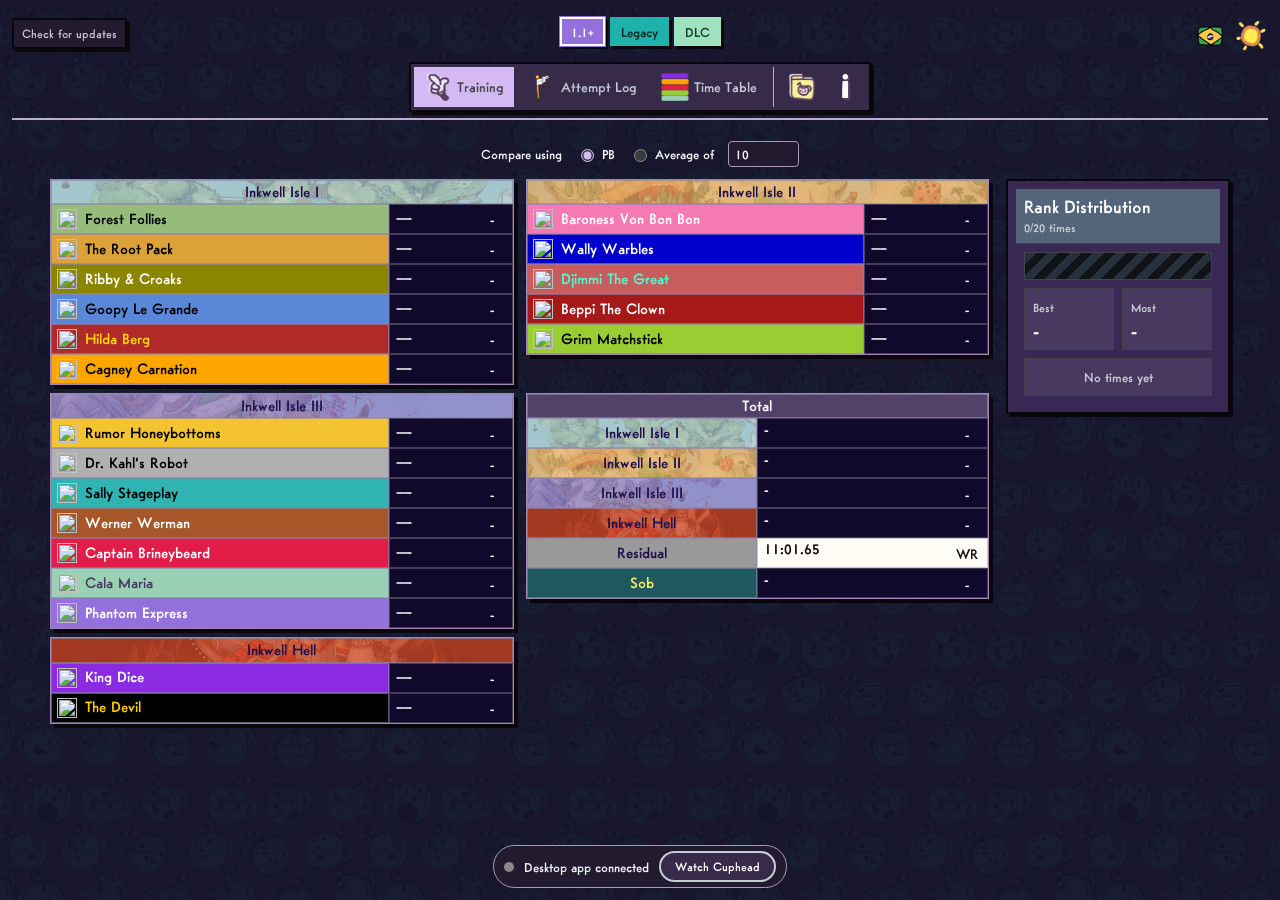
<file: Web/app-shell.html>
<!doctype html>
<html lang="en">
<head>
<meta charset="utf-8">
<meta name="viewport" content="width=device-width,initial-scale=1">
<title>Cuphead Training App</title>
<link rel="icon" type="image/png" href="assets/icons/app-logo-small.png">
<link rel="stylesheet" href="css/app-shell.css?v=1.4.0">
<link rel="stylesheet" href="css/app-ui.css?v=1.4.0">
<script src="js/appearance.js?v=1.4.0"></script>
</head>
<body><div id="pages">
<iframe id="training" title="Training" src="index.html?v=1.4.0"></iframe>
<iframe id="attempt-log" title="Attempt Log" data-src="autolog.html?v=1.4.0" hidden></iframe>
<iframe id="time-table" title="Time Table" data-src="index2.html?v=1.4.0" hidden></iframe>
<iframe id="info" title="Info" data-src="info.html?v=1.4.0" hidden></iframe>
<iframe id="backups" title="Backups" data-src="backups.html?v=1.4.0" hidden></iframe>
</div>
<script src="js/sound-effects.js?v=1.4.0"></script>
<script src="js/app-shell.js?v=1.4.0"></script>
</body></html>
</file>
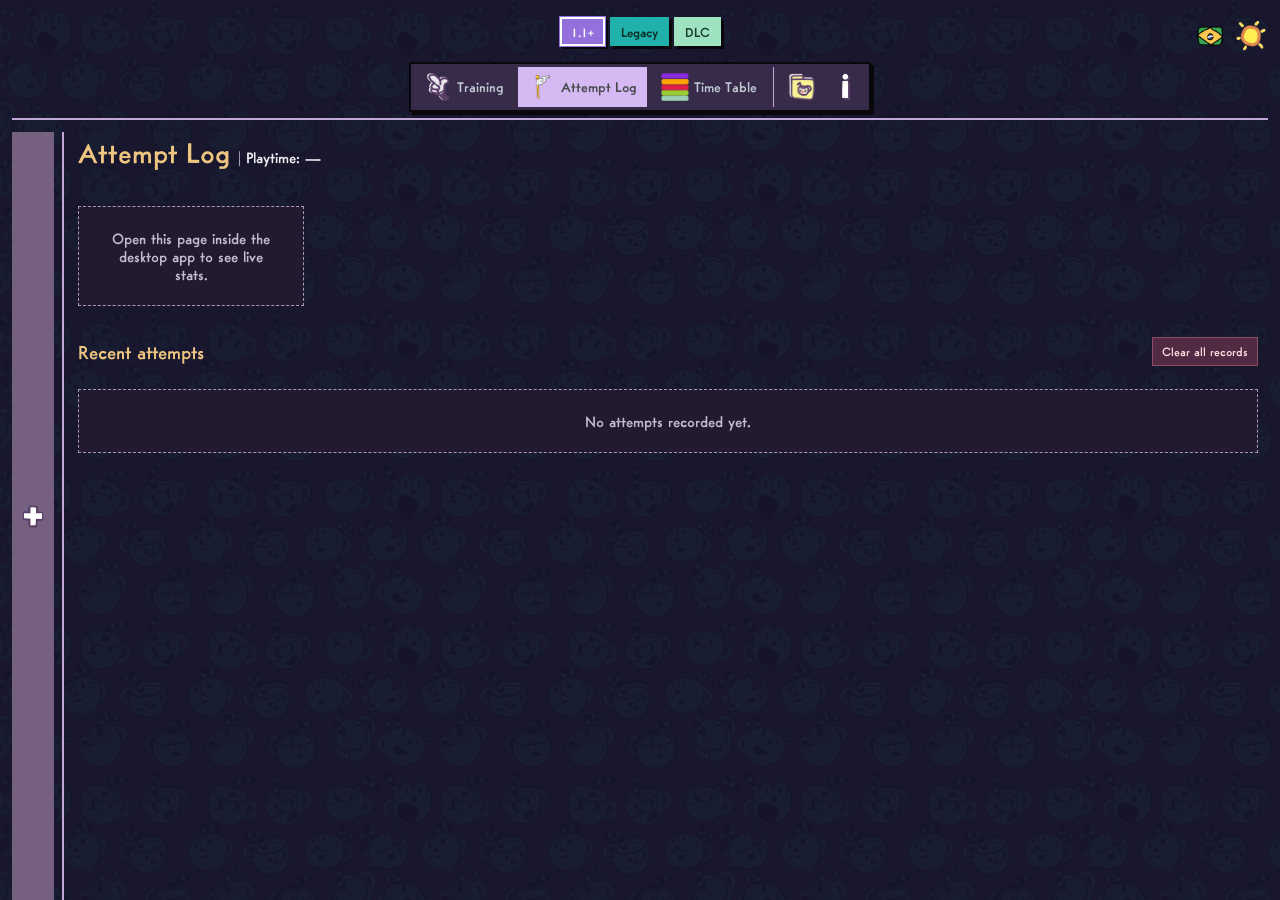
<file: Web/autolog.html>
<!DOCTYPE html>
<html lang="en">
<head>
    <meta charset="UTF-8">
    <meta name="viewport" content="width=device-width, initial-scale=1.0">
    <title>Cuphead Training App — Attempt Log</title>
<link rel="icon" type="image/png" href="assets/icons/app-logo-small.png">
    <link rel="stylesheet" href="style.css?v=1.4.0">
    <link rel="stylesheet" href="css/autolog.css?v=1.4.0">
    <link rel="stylesheet" href="css/boss-cards.css?v=1.4.0">
    <link rel="stylesheet" href="css/host-bridge.css?v=1.4.0">
<link rel="stylesheet" href="css/app-ui.css?v=1.4.0">
<script src="js/appearance.js?v=1.4.0"></script>
</head>
<body class="compact-mode" data-page="attempt-log">

<script src="js/page-header.js?v=1.4.0"></script>


<main class="attempt-log-page">
    <header class="attempt-log-heading">
        <div><h1><span data-i18n="autolog.title">Attempt Log</span> <span class="all-boss-playtime">| <span data-i18n="autolog.playtime">Playtime</span>: <span id="autolog-total-playtime">—</span></span></h1>
        </div>
    </header>
    <div class="autolog-view-tabs" role="group" data-i18n-aria-label="autolog.actions">
        <button id="back-all-bosses" type="button" data-i18n="autolog.back" hidden>← All bosses</button>
    </div>
    <div id="boss-log-workspace" class="boss-log-workspace">
    <div class="boss-log-content">
    <section id="autolog-list-view">
        <div id="autolog-summary" class="boss-stat-grid"></div>
        <div class="recent-attempt-heading"><h2 class="attempt-section-title" data-i18n="autolog.recent">Recent attempts</h2><button id="clear-all-attempts" class="clear-all-attempts" type="button" data-i18n="autolog.clear-all">Clear all records</button></div>
        <div id="autolog-recent" class="recent-attempt-list"></div>
        <button id="load-more-recent" class="recent-load-more" type="button" aria-controls="autolog-recent" data-i18n="autolog.load-more" hidden>Load more</button>
    </section>
    <section id="autolog-detail-view" class="boss-detail-view" hidden></section>
    <section id="overall-progress" class="history-card" hidden>
        <h2 data-i18n="autolog.overall-title">Overall progress</h2>
        <div id="overall-progress-chart"></div>
        <p class="section-note" data-i18n="autolog.overall-method">Each line starts at 0%. Changes are measured from that starting point on the scale of the boss’s average clear time.</p>
    </section>
    </div>
    <nav id="boss-log-sidebar" class="boss-detail-sidebar" data-i18n-aria-label="autolog.boss-list"></nav>
    </div>
</main>
<dialog id="delete-history-dialog" aria-labelledby="delete-history-title">
    <h2 id="delete-history-title" data-i18n="autolog.final-delete">Delete all history</h2>
    <button id="backup-before-clear" class="data-control-btn" type="button" data-i18n="autolog.backup-first">Export a backup first</button>
    <label class="delete-acknowledge"><input id="delete-history-acknowledge" type="checkbox"><span data-i18n="autolog.delete-acknowledge">I understand this removes every clear and death from all categories.</span></label>
    <div class="dialog-actions">
        <button id="cancel-clear" class="data-control-btn" type="button" data-i18n="ui.cancel">Cancel</button>
        <button id="confirm-clear" class="data-control-btn danger-button" type="button" disabled data-i18n="autolog.delete-permanently">Delete permanently</button>
    </div>
</dialog>

<script src="js/sound-effects.js?v=1.4.0"></script>
<script src="data.js?v=1.4.0"></script>
<script src="js/state.js?v=1.4.0"></script>
<script src="js/time.js?v=1.4.0"></script>
<script src="js/ranks.js?v=1.4.0"></script>
<script src="js/data-access.js?v=1.4.0"></script>
<script src="js/category.js?v=1.4.0"></script>
<script src="js/language.js?v=1.4.0"></script>
<script src="js/host-bridge.js?v=1.4.0"></script>
<script src="js/wr-times.js?v=1.4.0"></script>
<script src="js/overall-progress.js?v=1.4.0"></script>
<script src="js/boss-chart.js?v=1.4.0"></script>
<script src="js/boss-card-data.js?v=1.4.0"></script>
<script src="js/boss-cards.js?v=1.4.0"></script>
<script src="js/autolog.js?v=1.4.0"></script>
</body>
</html>
</file>
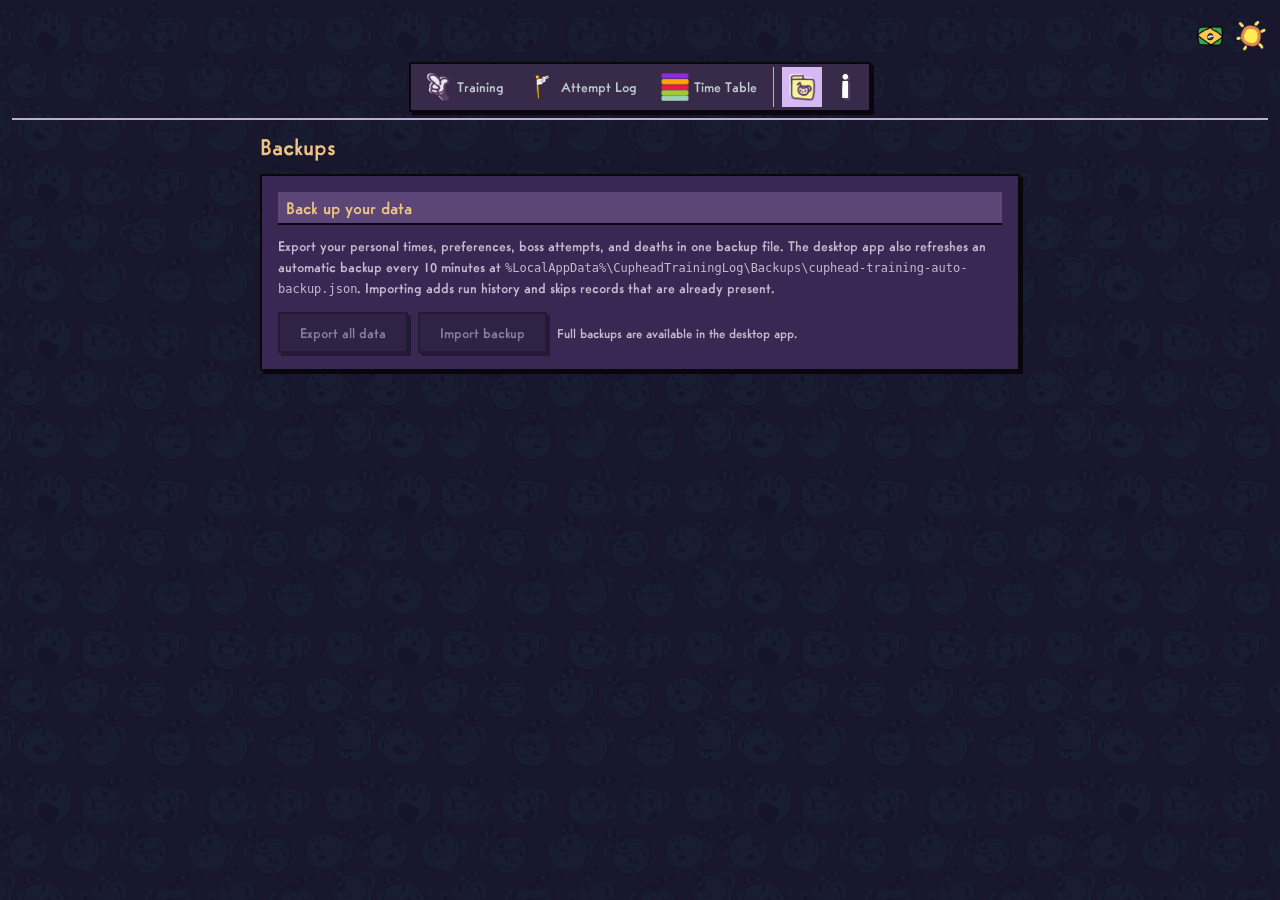
<file: Web/backups.html>
<!DOCTYPE html>
<html lang="en">
<head>
    <meta charset="UTF-8">
    <meta name="viewport" content="width=device-width, initial-scale=1.0">
    <title>Cuphead Training App — Backups</title>
<link rel="icon" type="image/png" href="assets/icons/app-logo-small.png">
    <link rel="stylesheet" href="style.css?v=1.4.0">
    <link rel="stylesheet" href="css/host-bridge.css?v=1.4.0">
<link rel="stylesheet" href="css/app-ui.css?v=1.4.0">
<script src="js/appearance.js?v=1.4.0"></script>
</head>
<body class="compact-mode" data-page="backups">

<script src="js/page-header.js?v=1.4.0"></script>

    <main class="backup-page">
        <h1 data-i18n="nav.backups">Backups</h1>
        <section class="backup-section">
            <h2 data-i18n-content="info.backup-title">Back up your data</h2>
            <p><span data-i18n-content="info.backup-description">Export your personal times, preferences, boss attempts, and deaths in one backup file. The desktop app also refreshes an automatic backup every 10 minutes at</span> <code>%LocalAppData%\CupheadTrainingLog\Backups\cuphead-training-auto-backup.json</code>. <span data-i18n-content="info.backup-description-end">Importing adds run history and skips records that are already present.</span></p>
            <div class="backup-controls">
                <button id="export-backup" class="data-control-btn" type="button" data-i18n="info.export-all">Export all data</button>
                <button id="import-backup" class="data-control-btn" type="button" data-i18n="info.import-backup">Import backup</button>
                <input id="backup-file" type="file" accept="application/json,.json" hidden>
                <span id="backup-status" role="status"></span>
            </div>
        </section>
    </main>
    <script src="js/sound-effects.js?v=1.4.0"></script>
    <script src="js/language.js?v=1.4.0"></script>
    <script src="js/host-bridge.js?v=1.4.0"></script>
    <script src="js/backup.js?v=1.4.0"></script>
</body>
</html>
</file>
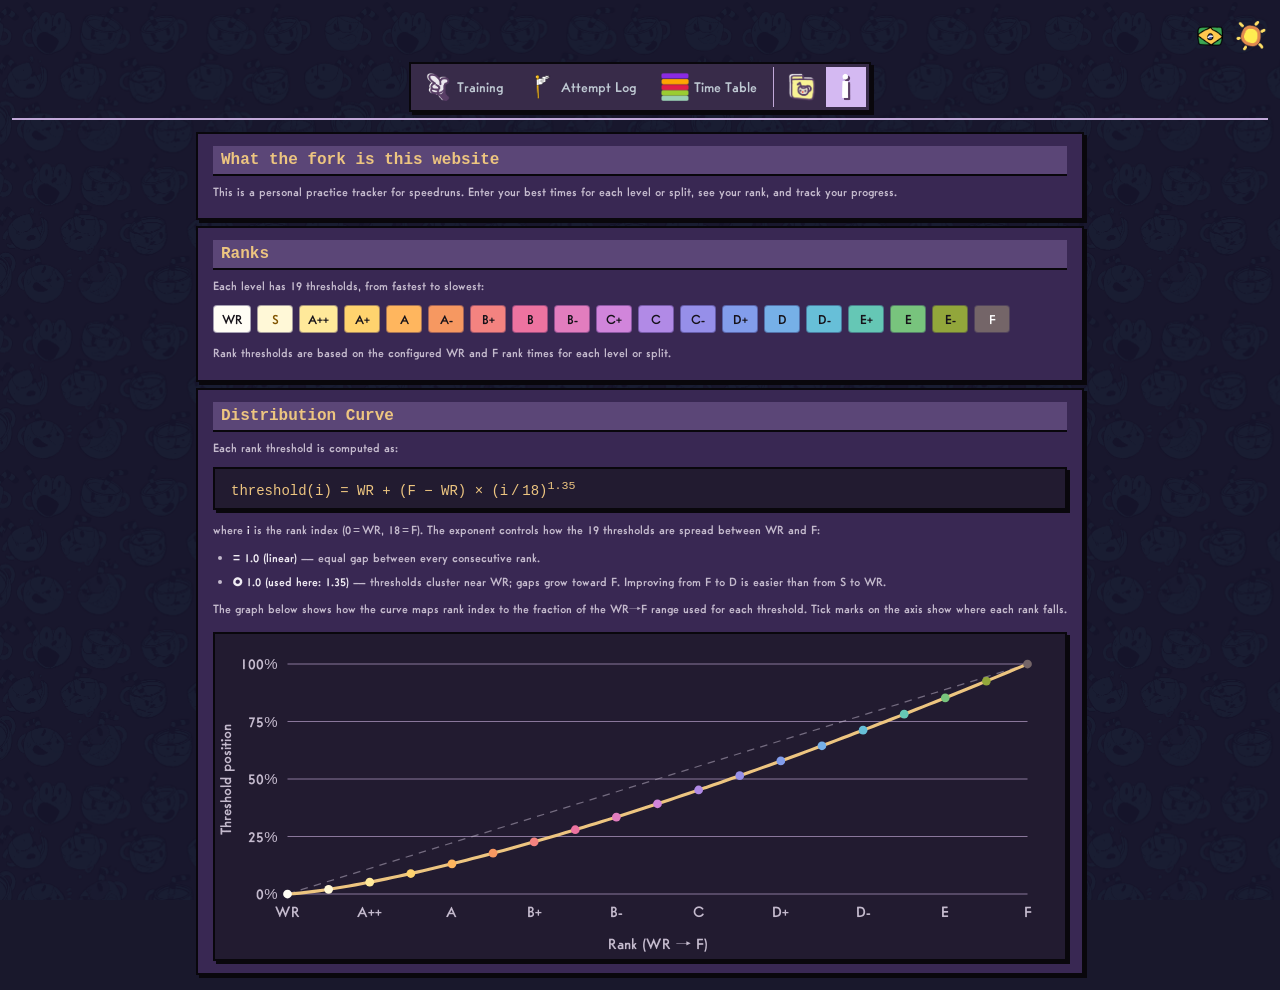
<file: Web/info.html>
<!DOCTYPE html>
<html lang="en">
<head>
    <meta charset="UTF-8">
    <meta name="viewport" content="width=device-width, initial-scale=1.0">
    <title>Cuphead Training App — Info</title>
<link rel="icon" type="image/png" href="assets/icons/app-logo-small.png">
    <link rel="stylesheet" href="style.css?v=1.4.0">
    <link rel="stylesheet" href="css/info.css?v=1.4.0">
    <link rel="stylesheet" href="css/host-bridge.css?v=1.4.0">
<link rel="stylesheet" href="css/app-ui.css?v=1.4.0">
<script src="js/appearance.js?v=1.4.0"></script>
</head>
<body class="compact-mode" data-page="info">

<script src="js/page-header.js?v=1.4.0"></script>

    <div class="info-page">


        <section class="info-section">

            <h2 data-i18n-content="info.what-title">What the fork is this website</h2>
            <p data-i18n-content="info.what-text">
                This is a personal practice tracker for speedruns. Enter your best times for each level or split, see your rank, and track your progress.
            </p>
        </section>

        <section class="info-section">
            <h2 data-i18n-content="info.ranks-title">Ranks</h2>
            <p data-i18n-content="info.ranks-intro">Each level has 19 thresholds, from fastest to slowest:</p>
            <div class="info-ranks"></div>
            <p data-i18n-content="info.ranks-text">
                The rank thresholds are based on the current WR for each IL and made-up F rank times.
            </p>
        </section>

        <section class="info-section">
            <h2 data-i18n-content="info.distribution-title">Distribution Curve</h2>
            <p data-i18n-content="info.distribution-text">
                Each rank threshold is computed as:
            </p>
            <div class="info-formula">
                threshold(i) = WR + (F &minus; WR) &times; (i&thinsp;/&thinsp;18)<sup>1.35</sup>
            </div>
            <p>
                <span data-i18n-content="info.distribution.explain-i">where <strong>i</strong> is the rank index (0&thinsp;=&thinsp;WR, 18&thinsp;=&thinsp;F).
                The exponent controls how the 19 thresholds are spread between WR and F:</span>
            </p>
            <ul>
                <li data-i18n-content="info.distribution.linear-desc"><strong>= 1.0 (linear)</strong> — equal gap between every consecutive rank.</li>
                <li data-i18n-content="info.distribution.power-desc"><strong>&gt; 1.0 (used here: 1.35)</strong> — thresholds cluster near WR; gaps grow toward F. Improving from F to D is easier than from S to WR.</li>
            </ul>
            <p data-i18n-content="info.distribution.graph-desc">The graph below shows how the curve maps rank index to the fraction of the WR&rarr;F range used for each threshold. Tick marks on the axis show where each rank falls.</p>
            <div class="info-graph-wrap">
                <svg id="curve-graph" viewBox="0 0 680 260" role="img" aria-label="Rank distribution curve"></svg>
            </div>
        </section>

    </div>

    <script src="js/sound-effects.js?v=1.4.0"></script>
    <script src="js/language.js?v=1.4.0"></script>
    <script src="data.js?v=1.4.0"></script>
    <script src="js/info-graph.js?v=1.4.0"></script>
    <script src="js/host-bridge.js?v=1.4.0"></script>

</body>
</html>
</file>
<file: Web/css/app-shell.css>
html,body{width:100%;height:100%;margin:0;overflow:hidden;background:var(--canvas,#19182c)}
#pages{position:relative;width:100%;height:100%;overflow:hidden}
#pages:before{--tile-width:360px;--tile-height:463px;content:"";position:absolute;inset:calc(-1 * var(--tile-height)) 0 0 calc(-1 * var(--tile-width));background:url(../assets/backgrounds/cuphead-pattern.png) repeat;background-size:var(--tile-width) var(--tile-height);opacity:var(--pattern-opacity,.38);}


iframe{position:absolute;inset:0;width:100%;height:100%;border:0}
iframe[hidden]{display:none}
</file>
<file: Web/css/app-ui.css>
@font-face{font-family:"Cuphead Vogue";src:url(../assets/fonts/cuphead-vogue-bold.ttf) format("truetype");font-weight:400 700;font-style:normal;font-display:swap}
:root{color-scheme:dark;--ui-font:"Cuphead Vogue","Segoe UI",sans-serif;--canvas:#19182c;--text:#f0ecf3;--text-muted:#c4bacd;--heading:#edc580;--danger:#ffb6c4;--panel-bg:#392853;--panel-bg-deep:#221b30;--panel-border:#ac96bf;--panel-accent:#5b4677;--panel-accent-soft:#382b49;--panel-selection:#d4b9f2;--pattern-opacity:.38;--separator:#c1a8d8;--death-line:#bb7b85;--frame-ink:#09070c;--frame-shadow:#09070c}
:root[data-mode=light]{color-scheme:light;--canvas:#d8e4ef;--text:#302746;--text-muted:#59516e;--heading:#5936b8;--danger:#a52c47;--panel-bg:#f4f7fc;--panel-bg-deep:#dce7f2;--panel-border:#8c7b9e;--panel-accent:#dfca87;--panel-accent-soft:#e7e0f2;--panel-selection:#e5d9b4;--pattern-opacity:.055;--separator:#88719e;--death-line:#aa5465;--frame-ink:#665579;--frame-shadow:#256c67}
body{background-color:var(--canvas);color:var(--text);font-family:var(--ui-font);font-size:15px;font-synthesis:none;text-rendering:optimizeLegibility}
button,input,select,textarea{font-family:var(--ui-font)}
.app-header{position:relative;display:grid;grid-template-columns:minmax(0,1fr) auto minmax(0,1fr);grid-template-rows:36px auto;align-items:center;gap:8px 12px;width:100%;margin:0 0 12px;padding:6px 0;border-bottom:2px solid var(--separator);z-index:100}
.app-header .category-tabs{grid-column:2;grid-row:1;margin:0}
.app-header .page-tabs{grid-column:2;grid-row:2;margin:0}
.header-update{grid-column:1;grid-row:1;justify-self:start;align-self:start;padding:6px 8px;border:1px solid var(--panel-border);border-radius:3px;background:var(--panel-bg-deep);color:var(--text-muted);font:inherit;font-size:12px;cursor:pointer}
.header-update:hover{color:#fff;border-color:var(--panel-selection)}
.header-update[hidden]{display:none}
.header-preferences{grid-column:3;grid-row:1;justify-self:end;display:flex;align-items:center;gap:5px}
.lang-toggle-btn-inline{display:grid;place-items:center;border:0;padding:2px;background:transparent;cursor:pointer}
.lang-toggle-btn-inline img{width:34px;height:28px;object-fit:contain;transition:transform .12s ease}
.lang-toggle-btn-inline:hover img,.lang-toggle-btn-inline:focus-visible img{transform:scale(1.12)}
.lang-toggle-btn-inline:focus-visible{outline:1px dotted var(--panel-selection);outline-offset:3px}
.mode-toggle-btn{display:grid;place-items:center;padding:2px;border:0;background:none;cursor:pointer}
.mode-toggle-btn img{width:30px;height:30px;object-fit:contain}
.mode-toggle-btn:focus-visible{outline:1px dotted var(--separator)}
.category-tab[data-category-id="1-1"]{--category-color:#9370db;--category-ink:#fff}
.category-tab[data-category-id=DLC]{--category-color:#9fe2bf;--category-ink:#173c30}
.category-tab[data-category-id=legacy]{--category-color:#20b2aa;--category-ink:#092e2b}
.category-tab[data-category-id]{background:var(--category-color);color:var(--category-ink);border:2px solid transparent}
.category-tab[data-category-id].is-active{opacity:1;border-color:var(--category-ink);outline:1px solid var(--category-color)}
.category-tab[data-category-id]:hover{opacity:1}
.page-tabs a.icon-reveal .icon-caption{font-family:var(--ui-font)}
@media(min-width:1120px){.page-tabs .nav-icon-group:first-child .icon-caption{position:static;display:block;margin-left:5px;padding:0;border:0;background:none;color:inherit;opacity:1;visibility:visible;transform:none;white-space:nowrap;max-width:none;font-size:14px}.page-tabs .nav-icon-group:first-child a.icon-reveal{padding:6px 10px}}
.backup-page{width:min(760px,100%);margin:0 auto;display:grid;gap:14px}
.backup-page h1{margin:0;font-size:23px;color:var(--heading)}
.backup-section{padding:16px}
.backup-section h2{margin:0 0 10px;font-size:17px}
.backup-section p{margin:6px 0;color:var(--text-muted);font-size:14px;line-height:1.5}
.backup-section code{overflow-wrap:anywhere;font-size:12px}
.backup-controls{display:flex;align-items:center;flex-wrap:wrap;gap:10px;margin-top:14px}
.backup-controls .data-control-btn{margin:0}
#backup-status{color:var(--text-muted);font-size:13px}
body.compact-mode .attempt-log-page{width:min(1180px,calc(100% - 66px));margin:0 auto 48px 66px}
.recent-attempt-heading{display:flex;flex-wrap:wrap;align-items:center;justify-content:space-between;gap:8px;margin:16px 0 8px}
body.compact-mode .recent-attempt-heading h2{margin:0}
.clear-all-attempts{padding:6px 9px;border-radius:3px;font-size:12px}
.autolog-view-tabs:has(#back-all-bosses[hidden]){display:none}
.history-chart text,.overall-chart text{font-family:var(--ui-font)}
.combined-chart-legend span:last-child,.time-history-card .combined-chart-legend span:last-child{color:var(--death-line)}
#delete-history-dialog{max-width:min(420px,calc(100vw - 32px));padding:20px;background:var(--panel-bg-deep);color:var(--text);border:2px solid var(--panel-border);border-radius:4px;font-family:var(--ui-font)}
#delete-history-dialog::backdrop{background:#0009}
#delete-history-dialog h2{margin:0 0 16px;color:var(--danger);font-size:22px}
.delete-acknowledge{display:flex;align-items:start;gap:8px;margin:18px 0;font-size:14px;line-height:1.4}
.dialog-actions{display:flex;justify-content:flex-end;gap:8px}
.danger-button{color:var(--danger);border-color:var(--danger)}
.data-control-btn:disabled{opacity:.4;cursor:default}
:is(.page-tabs,.category-tab,.category-sub-option,.data-control-btn,.rank-chart,.backup-section,.info-section,.info-formula,.info-graph-wrap,.header-update){border:2px solid var(--frame-ink);border-radius:0;box-shadow:3px 3px 0 var(--frame-shadow)}
:is(.backup-section,.info-section){background:var(--panel-bg)}
:is(.time-chart-heading,.backup-section h2,.info-section h2){padding:5px 8px;background:var(--panel-accent);color:var(--heading);border-bottom:2px solid var(--frame-ink)}
.page-tabs a,.page-tabs .info-nav-btn.icon-reveal{border-radius:0}
body[data-page=attempt-log] *,body[data-page=attempt-log] *::before,body[data-page=attempt-log] *::after{border-radius:0!important}
body[data-page=attempt-log] :is(.boss-detail-view,#overall-progress,.recent-attempt-card){border:2px solid var(--frame-ink);box-shadow:4px 4px 0 var(--frame-shadow)}
body[data-page=attempt-log] :is(.history-card,.improvement-cards>div){border:1px solid var(--frame-ink);box-shadow:2px 2px 0 var(--frame-shadow)}
body[data-page=attempt-log] .host-watcher-dock{border-color:#09070c;box-shadow:3px 3px 0 var(--frame-shadow)}
.category-sub-option[data-sub-option-id=lobber]{background:#9364d5;border:2px solid transparent}
.category-sub-option[data-sub-option-id=charge]{background:#f4cb53;border:2px solid transparent}
.category-sub-option[data-sub-option-id].is-active{border-color:var(--text);outline:1px solid var(--separator)}
.nav-icon-group+.nav-icon-group,.boss-detail-main .boss-detail-heading,.boss-detail-sidebar{border-color:var(--separator)}
table{box-shadow:4px 4px 0 var(--frame-shadow)}
.scroll-wrapper{padding-right:6px}
.training-board>.scroll-wrapper{padding:0 7px 8px 0;overflow:visible}
body.compact-mode .scroll-wrapper{padding-bottom:8px}
body[data-page=time-table] .scroll-wrapper{border-right:2px solid var(--separator);border-bottom:2px solid var(--separator);box-shadow:4px 4px 0 var(--frame-shadow)}
.boss-progress-layout{display:grid;grid-template-columns:minmax(0,1fr) 190px;align-items:start;gap:10px;margin-top:10px}
body.compact-mode .boss-detail-main .boss-statistics .improvement-cards{grid-template-columns:1fr;margin:0;gap:7px}
.boss-statistics .improvement-cards>div{background:var(--panel-bg-deep)}
.boss-statistics .improvement-cards span{font-size:12px;color:var(--text-muted)}
.boss-statistics .improvement-cards strong{font-size:16px}
.boss-statistics .boss-averages h3{margin:0 0 5px;font-size:14px}
.boss-statistics .boss-averages-table{width:100%;min-width:0;table-layout:auto;border-collapse:collapse;border:0;box-shadow:none;background:transparent}
.boss-statistics .boss-averages-table :is(th,td){position:static;width:auto;min-width:0;max-width:none;padding:3px 2px;border:0;background:transparent;font-size:14px;line-height:1.3;text-align:center}
.boss-statistics .boss-averages-table thead th{font-size:11px;color:var(--text-muted);font-weight:400}
.boss-statistics .boss-averages-table .average-rank-time{display:block;padding:3px 5px;background:var(--average-bg);color:var(--average-text);font-size:16px;font-variant-numeric:tabular-nums;white-space:nowrap;text-align:center}
body[data-page=attempt-log] .boss-statistics .playtime-summary{border-left:3px solid #8baeea;background:color-mix(in srgb,#586db9 17%,var(--panel-bg-deep))}
body[data-page=attempt-log] .boss-statistics .best-clear-summary{border-left:3px solid #dcb254;background:color-mix(in srgb,#dcb254 12%,var(--panel-bg-deep))}
.boss-statistics .playtime-summary strong{color:#bfd7ff}
.boss-statistics .best-clear-summary strong{color:#f4d48c}
html[data-mode=light] .boss-statistics .playtime-summary strong{color:#385f9e}
html[data-mode=light] .boss-statistics .best-clear-summary strong{color:#855719}
body.compact-mode .boss-detail-main .time-history-chart{height:270px}
.death-rate-line{fill:none;stroke:var(--death-line);stroke-width:2.2;stroke-dasharray:7 4;opacity:1;vector-effect:non-scaling-stroke;pointer-events:none}
.history-chart .attempt-dot{opacity:.23;stroke:none;pointer-events:none}
.time-history-card .history-chart .time-axis-mark line{stroke:var(--panel-border);opacity:.3}
.overall-chart polyline{stroke-width:2.8}
.overall-boss-lines .is-unselected{opacity:.08!important}
.overall-boss-key[aria-pressed=true]{outline:2px solid var(--separator);outline-offset:2px}
html[data-mode=light] :is(.host-watcher-text,.host-watcher-btn){color:var(--text)}
html[data-mode=light] :is(.average-slider-label output,.time-history-card .average-slider-label output){color:var(--heading)}
html[data-mode=light] :is(.icon-caption,.chart-hover-tooltip,.time-history-card .chart-hover-tooltip,.time-input,.time-input-wrapper){background:var(--panel-bg-deep);color:var(--text)}
html[data-mode=light] .training-board .time-input-wrapper{background:transparent!important}
html[data-mode=light] .rank-chart,html[data-mode=light] .header-update,html[data-mode=light] .page-tabs a,html[data-mode=light] .data-control-btn{color:var(--text)}
html[data-mode=light] .time-history-card .chart-zoom{color:var(--text-muted);background:var(--panel-bg-deep);border-color:var(--panel-border)}
/* Pale blue frames, purple ink, gold title strips and solid teal shadows. */
html[data-mode=light] :is(.page-tabs a:hover,.header-update:hover,.data-control-btn:hover){background:var(--panel-accent-soft);color:var(--heading)}
html[data-mode=light] :is(.page-tabs a.active,.page-tabs .info-nav-btn.active-info,.detail-tabs button.is-active){background:var(--panel-selection);color:var(--heading)}
html[data-mode=light] :is(.rank-chart-header,thead th,thead th.island,thead th.boss){background:var(--panel-accent);color:var(--heading)}
html[data-mode=light] .overall-chart .overall-zero-reference text{fill:var(--heading)}
html[data-mode=light] .boss-detail-sidebar{background:var(--panel-bg-deep);box-shadow:3px 0 0 var(--frame-shadow)}
html[data-mode=light] .boss-stat-card{box-shadow:3px 3px 0 var(--frame-shadow)}
html[data-mode=light] .rank-chart-empty-segment{background:repeating-linear-gradient(135deg,#dce7f2,#dce7f2 8px,#c6d4e2 8px,#c6d4e2 16px)}
html[data-mode=light] :is(.training-comparison,.boss-averages-table tbody th,.rank-chart-header span,.rank-chart-stats span,.rank-chart-empty){color:var(--text-muted)}
html[data-mode=light] :is(td:has(.personal-rank-empty),.personal-rank-empty){background:var(--panel-bg-deep)!important;color:var(--text-muted)!important}
html[data-mode=light] td:has(.personal-rank-empty) .auto-time-display{color:var(--text-muted)}
@media(max-width:850px){.boss-progress-layout{grid-template-columns:minmax(0,1fr)}body.compact-mode .boss-detail-main .boss-statistics .improvement-cards{grid-template-columns:repeat(2,minmax(0,1fr))}.boss-statistics .boss-averages{grid-column:1/-1}}
@media(max-width:600px){.app-header{grid-template-columns:minmax(0,1fr) auto minmax(0,1fr);gap:8px 4px}.header-update{max-width:105px;font-size:10px;padding:4px}.page-tabs .nav-artwork{width:24px;height:24px}.nav-icon-group{gap:1px}.nav-icon-group+.nav-icon-group{padding-left:3px;margin-left:1px}}
</file>
<file: Web/style.css>
:root{--table-border:hsl(273 24% 62%);--table-grid:hsl(253 20% 60% / 65%);--table-divider:hsl(283 25% 40%)}
*{box-sizing:border-box}
html{min-height:100%}
body{min-height:100%;margin:0;padding:20px;color:#fff;font-family:var(--ui-font);position:relative;background-color:#19182c}
html.app-shell-page body{background:transparent}
body[data-game=cuphead] *{font-weight:700}
.page-tabs{display:inline-flex;background:var(--panel-accent-soft);padding:4px;gap:4px;margin-top:10px}
.page-tabs a{color:#bec8d2;font-size:18px;font-weight:700;text-decoration:none;padding:8px 18px;}
.page-tabs a:hover{background:#ffffff14;color:#fff}
.page-tabs a.active{background:var(--panel-selection);color:#45494d;pointer-events:none}
.page-tabs a.active:hover{color:#45494d}
.category-tabs{display:flex;flex-wrap:wrap;justify-content:center;gap:8px;margin:0 0 16px}
.category-tab{min-height:34px;border:1px solid #414549;padding:6px 14px;background:var(--panel-bg-deep);color:#fff;font:inherit;font-size:15px;font-weight:800;cursor:pointer}
.category-tab:hover,.category-tab:focus-visible{background:#383b3e}
.category-tab.is-active{background:var(--panel-selection);color:#414549}
.category-icon{width:20px;height:20px;object-fit:contain;vertical-align:middle;margin-right:6px}
.category-tab-group{display:flex;align-items:center;gap:8px}
.category-sub-options{display:flex;gap:4px}
.category-sub-option{min-width:32px;min-height:32px;border:1px solid #414549;padding:4px;background:var(--panel-bg-deep);cursor:pointer}
.category-sub-option:hover,.category-sub-option:focus-visible{background:#383b3e}
.category-sub-option.is-active{background:var(--panel-selection);border-color:var(--panel-selection)}
.category-sub-option .category-icon{margin-right:0}
.data-control-btn{padding:10px 20px;background:var(--panel-bg-deep);border:1px solid #414549;color:#fff;font-size:14px;font-weight:500;cursor:pointer;}
.data-control-btn:hover{background:#383b3e;border-color:#4a5562}
.data-control-btn:active{transform:translateY(1px)}
.board-layout{display:flex;align-items:flex-start;gap:18px;width:100%}
.scroll-wrapper{flex:1 1 auto;min-width:0;overflow-x:auto;border-radius:12px;overflow-y:visible;padding-bottom:8px}
body[data-page=personal-times] .scroll-wrapper{display:flex;align-items:flex-start;gap:18px}
body[data-page=time-table] .scroll-wrapper{display:block}
.reference-table{width:100%;min-width:1000px;font-variant-numeric:tabular-nums}
.reference-isle{width:var(--reference-isle-width)}
.reference-boss{width:var(--reference-boss-width)}
.reference-total-label{width:calc(var(--reference-isle-width) + var(--reference-boss-width))}
.reference-table :is(.island,.boss,.rank-col){width:auto;min-width:0;max-width:none}
.reference-table .boss{left:var(--reference-isle-width)}
.reference-table .island{white-space:normal}
body.compact-mode .reference-table :is(th,td){padding:1px 2px;font-size:13px}
.reference-table :is(.rank-col,td:not(.island,.boss)){letter-spacing:-.04em}
.reference-table .boss-content{gap:4px}
.reference-table .boss-icon{width:13px;height:13px}
@media(max-height:650px){
body.compact-mode:is([data-page=personal-times],[data-page=time-table]) .category-tabs{margin-bottom:5px}
body.compact-mode .reference-table :is(th,td){padding-block:0}}
.training-board.board-layout{display:grid;grid-template-columns:minmax(0,1fr) clamp(184px,20vw,224px);width:min(100%,1180px);margin-inline:auto}
body[data-page=personal-times] .training-board>.scroll-wrapper{display:grid;grid-template-columns:repeat(2,minmax(0,1fr));align-items:start;gap:8px 12px}
.training-board #table{display:contents}
.training-isle-group{display:grid;gap:8px;min-width:0}
.training-board :is(.training-isle,.personal-totals-table){width:100%}
.training-board :is(.training-isle th,.training-isle .boss,.personal-totals-table .island){position:static;width:auto;min-width:0}
.training-board :is(.training-time-width,.personal-time-col){width:clamp(104px,10.5vw,124px)}
body.compact-mode .training-board :is(th,td){padding:3px 5px;font-size:clamp(14px,1.15vw,16px)}
.training-board :is(.boss span,.personal-totals-table .island){white-space:normal;overflow:visible}
.training-board .boss-icon{flex:none;width:clamp(17px,2.8vh,20px);height:clamp(17px,2.8vh,20px)}
.training-board .time-input-wrapper{justify-content:space-between;align-items:stretch;gap:4px;min-height:28px;height:100%;padding:3px 6px;background:transparent!important;font-size:clamp(14px,1.2vw,16px);font-variant-numeric:tabular-nums}
.training-board .time-rank-display{min-width:28px;height:auto;align-self:stretch;padding:0 3px;font-size:14px}
.training-board>.rank-chart-column{min-width:0;gap:6px}
.training-board>.rank-chart-column .rank-chart{position:static}
body.compact-mode .training-board .rank-chart-pie{width:136px;height:136px;max-width:100%}
@media(max-width:640px){
.training-board.board-layout{grid-template-columns:minmax(0,1fr)}}
@media(max-width:460px){
body[data-page=personal-times] .training-board>.scroll-wrapper{grid-template-columns:minmax(0,1fr)}}
body[data-page=personal-times] #table{margin-bottom:0;flex:0 0 auto}
body[data-page=time-table] #table{margin-bottom:8px}
body[data-page=personal-times] #totals{flex:0 0 auto}
.placeholder-table{width:max-content;min-width:420px;border:1px solid #414549;background:#101419f5}
.placeholder-table h2{margin:0;padding:14px 14px 4px;font-size:20px}
.placeholder-table p{margin:0;padding:0 14px 14px;color:#c5ccd5;font-size:14px;font-weight:700}
.placeholder-table table{width:100%}
table{width:max-content;border-collapse:separate;border-spacing:0;table-layout:fixed;border-radius:12px;overflow:hidden;}
th,td{border:1px solid rgba(51,59,70,.4);padding:2px 10px;color:inherit;font-size:15px;font-weight:700;line-height:1.1;text-align:center;white-space:nowrap}
th{position:sticky;top:0;z-index:30;background:#524268;color:#fff;font-weight:800}
.island{position:sticky;left:0;z-index:25;min-width:90px;width:90px;background-color:#101419}
.boss{position:sticky;left:90px;z-index:22;min-width:220px;width:220px;background-color:#101419}
thead th.island,thead th.boss{z-index:35;background:#524268}
thead th.boss{z-index:34}
.boss-content{display:flex;align-items:center;gap:8px;min-width:0}
.boss-icon{width:22px;height:22px;object-fit:contain;flex:0 0 auto}
.boss span{overflow:hidden;text-overflow:ellipsis;white-space:nowrap}
.rank-col{min-width:90px;width:90px;max-width:90px}
.personal-time-col{min-width:140px;width:140px;background:transparent}
th.personal-time-col{background:transparent}
.time-input-wrapper{display:flex;align-items:center;justify-content:center;gap:4px;padding:1px 4px;border-radius:4px;background:#242629!important;width:100%;max-width:100%;box-sizing:border-box}
.time-input{flex:1 1 92px;width:92px;max-width:92px;height:24px;border:1px solid #556579;margin:0;background:transparent;color:inherit;font:inherit;font-size:12px;line-height:1;text-align:center;outline:none;padding:0 3px;border-radius:6px}
.time-input::placeholder{color:#8795a3}
.time-input:focus{border-color:#e0b965;}
.time-rank-display{display:inline-flex;align-items:center;justify-content:center;min-width:56px;height:28px;padding:0 10px;border-radius:4px;font-size:12px;font-weight:600;text-transform:uppercase;white-space:nowrap}
.personal-rank-empty{background:#101419;color:#fff}
.rank-chart-column{display:flex;flex-direction:column;flex:0 0 300px;gap:12px}
.rank-chart{position:sticky;top:20px;flex:0 0 auto;max-height:calc(100vh - 40px);overflow-y:auto;border:1px solid var(--panel-border);background:var(--panel-bg);color:#fff}
.rank-chart-pie-shell{background:transparent;border-radius:12px;padding:14px 0}
.rank-chart-pie-shell:empty{display:none}
.rank-chart:empty{display:none}
.rank-chart-header{display:flex;align-items:flex-start;justify-content:space-between;gap:12px;padding:14px;border-bottom:1px solid #414549;background:#556579}
.rank-chart-header h2{margin:0;font-size:18px;line-height:1.1}
.rank-chart-header span,.rank-chart-stats span{display:block;margin-top:3px;color:#c5ccd5;font-size:12px}
.rank-chart-stack{display:flex;height:28px;margin:14px;overflow:hidden;border:1px solid #414549;background:#101419}
.rank-chart-segment{display:block;min-width:4px;height:100%}
.rank-chart-empty-segment{width:100%;background:repeating-linear-gradient(135deg,#27313d,#27313d 8px,#101419 8px 16px)}
.rank-chart-pie{aspect-ratio:1;margin:0 auto;border:2px solid rgba(255,255,255,.18);background:transparent}
.rank-chart-stats{display:grid;grid-template-columns:1fr 1fr;gap:8px;padding:0 14px 14px}
.rank-chart-stats div{border:1px solid #414549;background:#ffffff14;padding:8px}
.rank-chart-stats strong{display:block;margin-top:2px;font-size:20px}
.rank-chart-list{display:grid;gap:8px;padding:0 14px 14px}
.rank-chart-row{display:grid;grid-template-columns:44px minmax(80px,1fr) 28px;align-items:center;gap:8px}
.rank-chart-badge{display:inline-flex;align-items:center;justify-content:center;min-height:26px;border:1px solid #414549;font-size:13px}
.rank-chart-track{height:12px;overflow:hidden;border:1px solid #414549;background:#ffffff1f}
.rank-chart-track span{display:block;height:100%}
.rank-chart-count{text-align:right;font-size:13px}
.rank-chart-empty{padding:10px;border:1px solid #414549;background:#ffffff14;color:#c5ccd5;text-align:center;font-size:13px}
.rank-chart-pie-wrapper{position:relative;display:flex;justify-content:center;align-items:center;width:100%;padding:30px;min-height:280px}
.rank-chart-pie{width:200px;height:200px;border-radius:50%;position:relative;}
.rank-chart-tooltip{position:fixed;pointer-events:none;z-index:9999;padding:6px 10px;border-radius:8px;background:#14141ebf;border:1px solid rgba(255,255,255,.15);color:#fff;font-size:13px;font-weight:600;white-space:nowrap;max-width:calc(100vw - 40px);opacity:0;transform:translate(12px,12px);}
.tooltip-icons{display:flex;flex-wrap:wrap;gap:4px;margin-top:6px;max-width:200px}
.tooltip-boss-icon{width:24px;height:24px;object-fit:contain}
[data-tooltip]{cursor:help}
.info-tooltip{background:#222a33f5;color:#c5ccd5;padding:8px 12px;border-radius:8px;font-size:12px;font-weight:500;max-width:300px;white-space:normal;border:1px solid #45494d;}
html::-webkit-scrollbar,body::-webkit-scrollbar{width:8px}
html::-webkit-scrollbar-track,body::-webkit-scrollbar-track{background:transparent}
html::-webkit-scrollbar-thumb,body::-webkit-scrollbar-thumb{border:2px solid transparent;border-radius:999px;background:#596674;background-clip:padding-box}
html::-webkit-scrollbar-thumb:hover,body::-webkit-scrollbar-thumb:hover{background:#8997a5;background-clip:padding-box}
html,body{scrollbar-width:thin;scrollbar-color:#596674 transparent}
.scroll-wrapper::-webkit-scrollbar,.rank-chart::-webkit-scrollbar{width:10px;height:10px}
.scroll-wrapper::-webkit-scrollbar-track,.rank-chart::-webkit-scrollbar-track{background:#161719}
.scroll-wrapper::-webkit-scrollbar-thumb,.rank-chart::-webkit-scrollbar-thumb{border-radius:6px;background:#667789}
.scroll-wrapper::-webkit-scrollbar-thumb:hover,.rank-chart::-webkit-scrollbar-thumb:hover{background:#9aabb9}
.info-nav-btn:hover{background-color:#6a8197;color:#fff}
.info-nav-btn.active{background-color:#ced6de;color:#45494d;cursor:default;pointer-events:none}
body.compact-mode{padding:12px}
body.compact-mode .page-tabs{margin-top:0;padding:3px;gap:2px}
body.compact-mode .page-tabs a{padding:6px 10px;font-size:14px}
body.compact-mode .category-tabs{gap:5px;margin-bottom:9px}
body.compact-mode .category-tab{min-height:29px;padding:4px 9px;font-size:13px}
body.compact-mode .board-layout{gap:10px}
body.compact-mode .scroll-wrapper{padding-bottom:4px}
body.compact-mode table{font-size:12px}
body.compact-mode th,body.compact-mode td{padding:4px 6px}
body.compact-mode .rank-chart{max-height:calc(100vh - 140px);padding:12px}
body.compact-mode .rank-chart-pie{width:112px;height:112px}
body.compact-mode .recent-attempt-list{gap:5px}
body.compact-mode .recent-attempt-card{gap:8px;padding:8px 10px}
body.compact-mode .info-page{gap:6px}
body.compact-mode .info-section{padding:12px 15px}
body.compact-mode .info-section h2{margin-bottom:6px;font-size:16px}
body.compact-mode .info-section p,body.compact-mode .info-section li{margin-bottom:5px;font-size:12px}
.wr-link{text-decoration:none;font-weight:inherit;font-size:inherit;border-bottom:1px dotted currentColor;opacity:.9;}
.wr-link:hover{opacity:1;border-bottom-style:solid}
.show-overall-average [data-series]{opacity:.5}
.recent-attempt-list{display:grid;gap:8px}
.recent-attempt-card{display:grid;grid-template-columns:74px minmax(145px,1.5fr) minmax(130px,1fr) minmax(105px,.7fr) minmax(80px,.55fr) auto;align-items:center;gap:14px;padding:12px 15px;background:var(--panel-bg);border:1px solid var(--panel-border);border-radius:10px}
.recent-attempt-card.is-death-event{grid-template-columns:74px minmax(145px,1.5fr) minmax(130px,1fr);border-color:#70521d}
.delete-run-button{padding:6px 9px;color:#e8b8c1;background:#48263d;border:1px solid #75405c;border-radius:6px;font:inherit;font-size:11px;cursor:pointer}
.delete-run-button:hover{color:#fff;background:#733148}
.clear-all-attempts{flex:none;padding:10px 14px;color:#ffd8dd;background:#512a43;border:1px solid #8f4d65;border-radius:8px;font:inherit;font-weight:700;cursor:pointer}
.clear-all-attempts:hover{background:#71334b}
#category-tabs[hidden]{display:none}
.nav-icon-group{display:flex;align-items:center;gap:4px}
.nav-icon-group+.nav-icon-group{border-left:1px solid #687482;padding-left:8px;margin-left:4px}
.icon-reveal{position:relative;display:inline-flex;align-items:center;justify-content:center}
.icon-reveal>:is(svg,.nav-artwork){display:block;width:32px;height:32px;flex-shrink:0}
body.compact-mode .icon-reveal>:is(svg,.nav-artwork){width:28px;height:28px}
.nav-artwork{object-fit:contain}
.icon-reveal:is([data-i18n-aria-label="nav.training"],[data-i18n-aria-label="nav.enter-times"]):active>.nav-artwork{content:url(assets/icons/shooting-hand.png?v=refreshed-icons)}
.page-tabs a.icon-reveal,body.compact-mode .page-tabs a.icon-reveal{position:relative;inset:auto;padding:6px;min-width:40px;min-height:40px;box-sizing:border-box}
.page-tabs a.icon-reveal.active,.page-tabs a.icon-reveal.active-info{pointer-events:auto}
.page-tabs .info-nav-btn.icon-reveal{border-radius:9px;background:transparent}
.page-tabs .info-nav-btn.active-info{background:var(--panel-selection);color:#45494d}
.icon-caption{position:absolute;left:50%;top:calc(100% + 6px);z-index:1;padding:6px 9px;border:1px solid #536270;border-radius:6px;background:#25272a;color:#f0f3f6;font:600 13px/1.3 var(--ui-font);max-width:min(240px,calc(100vw - 32px));white-space:normal;text-align:center;pointer-events:none;opacity:0;visibility:hidden;transform:translateX(-50%)}
.icon-reveal:hover,.icon-reveal:focus-visible{z-index:2}
.icon-reveal:hover>.icon-caption,.icon-reveal:focus-visible>.icon-caption{opacity:1;visibility:visible}
.isle-artwork{background-size:cover;background-position:center}
@media(max-width:700px){
.recent-attempt-card{grid-template-columns:70px minmax(0,1fr) minmax(78px,.6fr);gap:10px}
.delete-run-button{grid-column:3;grid-row:3;justify-self:end}}
@media(max-width:900px){
body{padding:14px}
a{font-size:22px}
.board-layout{flex-direction:column}
.scroll-wrapper,.rank-chart{width:100%}
.rank-chart{position:static;flex-basis:auto;max-height:none}}
.icon-reveal:not(:is(.active,.active-info,.is-active))>svg{color:var(--nav-icon-color, #b9d7ee)}
.icon-reveal:is([data-i18n-aria-label="nav.training"],[data-i18n-aria-label="nav.enter-times"]){--nav-icon-color:#e9bd69}
.icon-reveal[data-i18n-aria-label="nav.time-table"]{--nav-icon-color:#9ccce4}
.icon-reveal[data-i18n-aria-label="nav.backups"]{--nav-icon-color:#c7b6e8}
body[data-page=time-table] .scroll-wrapper{--reference-isle-width: 115px;--reference-boss-width: 260px;overflow-x:auto;border-radius:0}
body[data-page=time-table] .reference-table{width:1895px;min-width:1895px;font-weight:700;overflow:visible;border-radius:6px;border:3px solid var(--table-border)}
body.compact-mode[data-page=time-table] .reference-table :is(th,td){font-size:16px;font-weight:700;padding:4px 5px;line-height:1.25;letter-spacing:0;border:0;border-right:3px solid var(--table-grid);border-bottom:1px solid var(--table-grid)}
body.compact-mode[data-page=time-table] .reference-table th{font-weight:800;border-bottom:3px solid var(--table-border)}
body[data-page=time-table] .reference-table .isle-start>td{border-top:3px solid var(--table-border)}
body[data-page=time-table] .reference-table .island{font-weight:800;border-bottom:3px solid var(--table-border)}
body[data-page=time-table] .reference-table .boss-icon{width:28px;height:28px}
body[data-page=time-table] .reference-table .boss-content{gap:6px}

body[data-page]{isolation:isolate}
body[data-page]:before{--tile-width:360px;--tile-height:463px;content:"";position:fixed;inset:calc(-1 * var(--tile-height)) 0 0 calc(-1 * var(--tile-width));z-index:-1;background:url(assets/backgrounds/cuphead-pattern.png) repeat;background-size:var(--tile-width) var(--tile-height);opacity:var(--pattern-opacity,.38);pointer-events:none}
html.app-shell-page body:before{content:none}



body[data-page=time-table] .reference-table :is(.island,.boss){position:sticky}
body[data-page=time-table] .reference-table .island{left:3px}
body[data-page=time-table] .reference-table .boss{left:calc(var(--reference-isle-width) + 3px)}
body.compact-mode[data-page=time-table] :is(.reference-table .boss,.reference-totals-table .island){border-right:10px solid var(--table-divider);background-clip:padding-box;}

.training-board :is(.training-isle,.personal-totals-table){border:1px solid var(--table-border)}
.training-board :is(th,td){border-color:var(--table-grid)}

.training-board :is(.scroll-wrapper,table,.time-input-wrapper,.time-input,.time-rank-display,.auto-time-display){border-radius:0}
.training-board .personal-time-col{border-color:var(--rank-border,var(--table-grid))}
body.compact-mode[data-page=time-table] .reference-table :is(th,td)[class*="rank-"]{border-color:var(--rank-border,var(--table-grid))}
.training-board .rank-chart-pie-shell{padding:0}
.training-board .rank-chart-pie-wrapper{min-height:0;padding:10px}
body.compact-mode .training-board .rank-chart{padding:8px}
.training-board .rank-chart-header{padding:8px}
.training-board .rank-chart-stack{margin:8px}
.training-board .rank-chart-stats{padding:0 8px 8px}
.training-board .rank-chart-list{gap:6px;padding:0 8px 8px}
.training-board .rank-chart-row{grid-template-columns:40px minmax(0,1fr) 24px;gap:5px}

body.compact-mode .training-board td.personal-time-col{padding:0}
</file>
<file: Web/css/autolog.css>
body.compact-mode .attempt-log-page{width:min(100%,1180px);margin-top:4px}
body.compact-mode .attempt-log-heading{margin:10px 0 14px}
body.compact-mode .attempt-log-heading h1{font-size:28px}
body.compact-mode .attempt-section-title{margin:18px 0 8px}
body.compact-mode .boss-detail-bossbar{min-height:46px;padding:6px 9px}
body.compact-mode .boss-detail-bossbar h2{font-size:19px}
body.compact-mode .boss-detail-bossbar img{width:34px;height:34px}
body.compact-mode .history-card{padding:11px}
body.compact-mode .improvement-cards{gap:8px;margin:12px 0}
body.compact-mode .improvement-cards>div{padding:10px}
.attempt-log-page{width:min(1180px,100%);margin:12px auto 48px;color:var(--text)}
.attempt-log-heading{display:flex;justify-content:space-between;align-items:end;margin:24px 0 26px}
.all-boss-playtime{display:inline-block;color:var(--text);font-size:.55em;font-variant-numeric:tabular-nums}
.overall-boss-legend{display:flex;flex-wrap:wrap;gap:6px;margin:8px 0}
.overall-boss-key{display:grid;place-items:center;width:34px;height:34px;border:1px solid #78929e;font-weight:700}
.overall-boss-key img{width:26px;height:26px;object-fit:contain}
.overall-chart{display:block;width:100%;max-height:350px;margin:10px 0}
.overall-chart text{fill:var(--text-muted);font:12px var(--ui-font);dominant-baseline:middle}
.overall-hover-point{stroke:var(--text);stroke-width:1;pointer-events:none}
.overall-plot-target{touch-action:none}
.overall-plot-target.can-pan{cursor:grab}
.overall-plot-target.is-panning{cursor:grabbing}
.overall-chart polyline{fill:none;stroke:currentColor;stroke-width:2;vector-effect:non-scaling-stroke}
.overall-chart line{stroke:#456572}
.overall-chart .overall-zero-reference line{stroke:#9eb4c2;stroke-dasharray:4 3}
.overall-chart .overall-zero-reference text{fill:var(--text);font-weight:700}
.overall-boss-lines .is-muted{opacity:.15}
.overall-average-line{color:var(--text)}
.overall-average-line polyline{stroke-width:3;stroke-dasharray:7 4}
.attempt-log-heading h1,.boss-detail-heading h2{margin:4px 0 8px;color:var(--heading);font-size:clamp(28px,4vw,42px)}
.attempt-log-heading p,.boss-detail-heading p{margin:0;color:var(--text-muted)}
.improvement-cards>div{display:flex;flex-direction:column;gap:5px}
.improvement-cards span{color:var(--text-muted);font-size:11px}
.attempt-section-title{margin:32px 0 12px;color:var(--heading);font-size:19px}
.attempt-result{justify-self:start;padding:5px 9px;font-size:11px;font-weight:800}
.attempt-result.is-clear{color:#d9f5d4;background:#285739}
.attempt-result.is-fail{color:#ffd0c7;background:#693548}
.attempt-result.is-death{color:#ffe6a3;background:#70521d}
.attempt-boss-link{justify-self:start;padding:0;border:0;background:none;color:var(--heading);font:inherit;text-align:left;cursor:pointer}
.attempt-boss-link:hover{text-decoration:underline}
.attempt-detail{display:flex;flex-direction:column;gap:3px;min-width:0}
.attempt-detail small{color:var(--text-muted);font-size:10px;text-transform:uppercase;letter-spacing:.08em}
.attempt-detail b{overflow:hidden;color:var(--text);font-size:13px;font-weight:600;text-overflow:ellipsis;white-space:nowrap}
.attempt-empty,.history-empty{padding:22px;color:var(--text-muted);text-align:center;background:var(--panel-bg-deep);border:1px dashed var(--panel-border)}
.boss-detail-view{padding:20px;background:var(--panel-bg);border:1px solid var(--panel-border)}
.boss-detail-heading{display:grid;grid-template-columns:minmax(0,1fr) auto;align-items:center;gap:6px 10px;padding-bottom:8px;border-bottom:1px solid var(--separator)}
.boss-outcomes{grid-column:1/-1;display:flex;flex-wrap:wrap;gap:6px 20px;color:var(--text-muted);font-size:12px}
.boss-detail-bossbar{display:flex;min-height:58px;align-items:center;justify-content:space-between;gap:12px;padding:9px 13px;margin:7px 0 9px}
.boss-detail-bossbar h2{min-width:0;margin:0;color:inherit;font-size:23px;line-height:1.2}
.boss-detail-bossbar h2,.attempt-boss-link{font-family:var(--ui-font);font-weight:400;white-space:normal;overflow-wrap:normal;word-break:normal;hyphens:none}
.boss-detail-bossbar img{flex:none;width:44px;height:44px;object-fit:contain}
.detail-tabs{display:flex;gap:7px;padding:4px;background:var(--panel-bg-deep)}
.detail-tabs button{padding:9px 14px;color:var(--text-muted);background:transparent;border:0;font:inherit;cursor:pointer}
.detail-tabs button.is-active{color:#1c1233;background:var(--panel-selection);font-weight:800}
.autolog-view-tabs{display:flex;align-items:center;justify-content:flex-end;gap:8px;min-height:36px;margin:0 0 12px}
.autolog-view-tabs button{padding:6px 10px;border:1px solid var(--panel-border);background:var(--panel-bg-deep);color:var(--text);font:inherit;font-size:12px;cursor:pointer}
.autolog-view-tabs .clear-all-attempts{color:var(--danger)}
.autolog-view-tabs #back-all-bosses{margin-right:auto}
.section-note{color:var(--text-muted);font-size:.9rem}
.improvement-cards{display:grid;grid-template-columns:repeat(3,minmax(0,1fr));gap:12px;margin:18px 0}
.improvement-cards>div{padding:15px;background:var(--panel-bg);border:1px solid var(--panel-border)}
.improvement-cards strong{font-size:19px}
.history-chart-grid{display:grid;grid-template-columns:minmax(0,2fr) minmax(0,1fr);gap:14px}
.history-chart-grid.combined-history-grid{grid-template-columns:minmax(0,1fr)}
.combined-chart-legend{display:flex;flex-wrap:wrap;gap:8px 20px;margin-bottom:8px;color:var(--text-muted);font-size:11px}
.combined-chart-legend span:last-child{color:var(--death-line)}
.history-card{min-width:0;padding:16px;background:var(--panel-bg);border:1px solid var(--panel-border)}
.history-card h3{margin:0 0 10px;font-size:15px}
.average-slider-label{display:flex;align-items:center;gap:8px;margin:2px 0 4px;color:var(--text-muted);font-size:12px}
.average-slider-label output{min-width:2.1em;padding:2px 7px;color:#1c1233;background:#e0b965;text-align:center;font-weight:800;font-variant-numeric:tabular-nums}
.average-window-slider{display:block;width:100%;height:18px;margin:0;accent-color:#e0b965;cursor:pointer}
.average-slider-ends{display:flex;justify-content:space-between;margin:0 1px 9px;color:var(--text-muted);font-size:10px}
.history-chart{display:block;width:100%;height:190px;overflow:visible;margin-top:10px}
.time-history-chart{touch-action:none;cursor:crosshair}
.time-chart-content.is-panning .time-history-chart{cursor:grabbing}
.history-svg-wrap{position:relative;min-width:0}
.chart-hover-tooltip{position:absolute;z-index:4;display:flex;flex-direction:column;gap:3px;max-width:min(300px,90%);max-height:180px;overflow:auto;padding:8px 10px;color:#eef2f6;background:#202225;border:1px solid #64717f;font-size:11px;line-height:1.35;pointer-events:none;white-space:normal;overflow-wrap:anywhere}
.chart-hover-tooltip[hidden]{display:none}
.chart-hover-tooltip strong{color:#f1c232}
.history-chart line{stroke:#505e6b;stroke-width:.5;stroke-dasharray:2 2}
.time-history-chart .time-axis-mark{pointer-events:none}
.time-history-chart .ranked-run-line{fill:none;stroke-width:3.5;stroke-linejoin:round;stroke-linecap:round;vector-effect:non-scaling-stroke;pointer-events:none}
.history-chart circle{fill:#f8f5ff;stroke:#2a2c2f;stroke-width:.7;vector-effect:non-scaling-stroke}
.history-chart .live-chart-point{fill:#8993a0;stroke:#f0fbff;stroke-width:1.2;opacity:.68}
.live-chart-time{color:#8de5ff}
.time-history-chart circle{cursor:pointer}
.history-chart circle:focus{stroke:var(--text);stroke-width:1.5;outline:none}
.time-history-chart{height:240px;aspect-ratio:auto}
body.compact-mode .time-history-chart{height:190px}
.history-chart .time-axis-mark line{stroke:#687482;stroke-width:.5;stroke-dasharray:1 1;opacity:.6}
.history-chart .time-axis-mark text{fill:var(--text);font-size:12px;font-weight:700;stroke:none}
.chart-controls{display:flex;justify-content:space-between;align-items:center;color:var(--text-muted);font-size:11px}
.chart-controls>span:last-child{display:flex;gap:5px}
.chart-zoom{width:27px;height:24px;color:var(--text);background:#303943;border:1px solid #4c5864;font:700 16px/1 var(--ui-font);cursor:pointer}
.chart-zoom:disabled{opacity:.4;cursor:default}
.time-chart-content{min-width:0}
.history-axis{display:flex;justify-content:space-between;color:var(--text-muted);font-size:10px}
.detail-tab-content[hidden],.boss-detail-view[hidden],#autolog-list-view[hidden]{display:none}
@media(max-width:700px){
.attempt-log-page{margin-top:4px}
.attempt-log-heading{align-items:start;flex-direction:column;gap:15px}
.recent-attempt-card .attempt-boss-link{grid-column:2 / 4;grid-row:1}
.recent-attempt-card .attempt-result{grid-column:1;grid-row:1}
.attempt-detail{grid-row:2}
.boss-detail-heading{align-items:start;flex-direction:column}
.improvement-cards{grid-template-columns:repeat(2,minmax(0,1fr))}
.history-chart-grid{grid-template-columns:1fr}}
.time-chart-heading{display:flex;flex-wrap:wrap;justify-content:space-between;align-items:baseline;gap:0 12px}
.icon-reveal[data-i18n-aria-label="nav.attempt-log"]{--nav-icon-color:#a6cfae}
.boss-log-workspace{display:block}
.boss-log-content{min-width:0}
.boss-log-workspace[hidden]{display:none}
body.compact-mode .boss-detail-view{display:block;padding:10px}
.boss-detail-main{min-width:0}
.boss-detail-main .boss-detail-heading{gap:10px;padding-bottom:8px}
body.compact-mode .boss-detail-main .boss-detail-bossbar{min-height:38px;margin:0;padding:4px 8px}
body.compact-mode .boss-detail-main .boss-detail-bossbar h2{font-size:18px}
body.compact-mode .boss-detail-main .boss-detail-bossbar img{width:28px;height:28px}
.boss-detail-main .detail-tabs button{padding:6px 8px;font-size:12px}
body.compact-mode .boss-detail-main .improvement-cards{grid-template-columns:repeat(6,minmax(0,1fr));gap:5px;margin:8px 0}
body.compact-mode .boss-detail-main .improvement-cards>div{gap:3px;padding:7px}
.boss-detail-main .improvement-cards span{font-size:10px}
.boss-detail-main .improvement-cards strong{font-size:15px;font-variant-numeric:tabular-nums}
body.compact-mode .boss-detail-main .history-card{padding:8px}
.time-history-card{color:var(--text)}
.time-history-card :is(.average-slider-label,.average-slider-ends,.chart-controls,.history-axis,.combined-chart-legend){color:var(--text-muted)}
.time-history-card .combined-chart-legend span:last-child{color:var(--death-line)}
.time-history-card .average-slider-label output{padding:1px 4px;background:transparent;border-bottom:1px solid #ceb996;color:#f0dcb5}
.time-history-card .average-window-slider{appearance:none;height:5px;margin:8px 0;background:#d9ccd338;border:1px solid #ded0db30;accent-color:#cdb99a}
.time-history-card .average-window-slider::-webkit-slider-thumb{appearance:none;width:13px;height:13px;background:#d7c4a5;border:1px solid #746278;border-radius:50%;cursor:grab}
.time-history-card .average-window-slider::-webkit-slider-thumb:active{cursor:grabbing}
.time-history-card .chart-zoom{color:var(--text-muted);background:#d6c6da0d;border-color:#c5b2c24d}
.time-history-card .chart-zoom:not(:disabled):hover{background:#d6c6da26;border-color:#d9c6d48c}
.time-history-card .history-chart circle{stroke:#c7b6c36b;stroke-width:.5}
.time-history-card .chart-hover-tooltip{color:#eee4e8;background:#403449f2;border-color:#b4a1b080;}
.time-history-card .chart-hover-tooltip strong{color:#e4cda7}
.boss-detail-sidebar{position:fixed;left:12px;top:var(--log-sidebar-top,120px);bottom:0;width:52px;display:grid;grid-template-rows:repeat(var(--sidebar-count,21),minmax(0,1fr));gap:3px;padding-right:8px;border-right:2px solid #09070c;z-index:90}
.boss-detail-sidebar button{position:relative;display:flex;align-items:center;justify-content:center;min-height:0;min-width:0;padding:0;border:1px solid transparent;background:var(--boss-sidebar-bg);color:var(--boss-sidebar-text);font:400 13px/1 var(--ui-font);text-align:left;cursor:pointer}
.boss-detail-sidebar button:is(:hover,:focus-visible){z-index:4;outline:1px solid var(--boss-sidebar-text)}
.boss-detail-sidebar button[aria-current=true]{border-color:var(--boss-sidebar-text);}
.boss-detail-sidebar span{position:absolute;left:calc(100% + 12px);top:50%;padding:7px 10px;border:1px solid currentColor;background:var(--boss-sidebar-bg);color:var(--boss-sidebar-text);font-size:14px;line-height:18px;white-space:nowrap;opacity:0;visibility:hidden;transform:translateY(-50%);pointer-events:none}
.boss-detail-sidebar button:is(:hover,:focus-visible) span{opacity:1;visibility:visible}
.boss-detail-sidebar img{width:26px;height:100%;max-height:30px;object-fit:contain;flex:none}
@media(max-width:900px){body.compact-mode .boss-detail-main .improvement-cards{grid-template-columns:repeat(3,minmax(0,1fr))}}
@media(max-width:700px){.boss-detail-main .boss-detail-heading{align-items:stretch}}

body.compact-mode .boss-detail-view[hidden]{display:none}

#back-all-bosses{min-height:36px;padding:6px 12px;font-size:14px;font-weight:700;color:var(--text)}
#back-all-bosses:hover,#back-all-bosses:focus-visible{background:var(--panel-selection);color:#211b29}
#back-all-bosses[hidden]{display:none}

@media(max-width:600px){.autolog-view-tabs{justify-content:flex-end}.autolog-view-tabs #back-all-bosses{font-size:13px;padding:6px 8px}}

.autolog-view-tabs #clear-all-attempts{color:var(--danger);border-color:var(--panel-border)}
.autolog-view-tabs #clear-all-attempts:hover,.autolog-view-tabs #clear-all-attempts:focus-visible{background:var(--panel-accent-soft)}
.autolog-view-tabs #clear-all-attempts[hidden]{display:none}
.attempt-card-grid,body.compact-mode .attempt-card-grid{grid-template-columns:repeat(auto-fill,minmax(min(245px,100%),1fr));gap:8px}
body.compact-mode .attempt-card-grid .recent-attempt-card{grid-template-columns:minmax(0,1fr) auto;grid-template-rows:auto auto auto;align-items:center;gap:5px 8px;padding:9px 10px;min-width:0}
.attempt-card-grid .attempt-boss-link{grid-column:1/-1;grid-row:1;font-size:15px;line-height:18px;overflow:hidden;text-overflow:ellipsis;white-space:nowrap}
.attempt-card-grid .attempt-result{grid-column:1;grid-row:2;padding:3px 6px;font-size:10px}
.attempt-card-grid .attempt-time{grid-column:2;grid-row:2;align-items:flex-end;gap:1px}
.attempt-card-grid .attempt-time b{font-size:14px;font-variant-numeric:tabular-nums}
.attempt-card-grid .attempt-time small{font-size:9px}
.attempt-card-grid .attempt-when{grid-column:1;grid-row:3}
.attempt-card-grid .attempt-when small{display:none}
.attempt-card-grid .attempt-when b{font-size:11px;font-weight:400;color:var(--text-muted)}
.attempt-card-grid .delete-run-button{grid-column:2;grid-row:3;justify-self:end;padding:3px 6px;font-size:10px}

.recent-load-more{display:block;margin:10px auto 0;padding:7px 14px;background:var(--panel-bg-deep);color:var(--text-muted);border:1px solid var(--panel-border);font:inherit;font-size:12px;cursor:pointer}
.recent-load-more:disabled{opacity:.6;cursor:wait}
.recent-load-more[hidden]{display:none}

body.compact-mode .attempt-card-grid.is-boss-attempt-grid .recent-attempt-card{grid-template-rows:auto auto}
.attempt-card-grid.is-boss-attempt-grid :is(.attempt-result,.attempt-time){grid-row:1}
.attempt-card-grid.is-boss-attempt-grid :is(.attempt-when,.delete-run-button){grid-row:2}
</file>
<file: Web/css/boss-cards.css>
#autolog-summary.boss-stat-grid{display:grid;grid-template-columns:repeat(auto-fill,minmax(min(210px,100%),1fr));gap:12px}
.boss-stat-card{position:relative;display:grid;grid-template-columns:minmax(0,1fr) 58px;grid-template-areas:"name name" "info portrait" "playtime playtime";align-items:center;gap:7px 8px;min-height:164px;padding:6px 7px 5px;border:12px solid transparent;border-bottom-width:19px;border-image:url("../assets/backgrounds/boss%20card.png") 45 45 70 45 fill / 12px 12px 19px 12px stretch;border-radius:0;background:#ddd0b6;color:#211c14;box-shadow:3px 3px 0 #09070c;cursor:pointer;text-align:left;min-width:0;box-sizing:border-box}
.boss-stat-card:hover,.boss-stat-card:focus-visible{outline:2px solid var(--panel-selection);outline-offset:1px}
.boss-card-information,.boss-card-identity{position:relative;z-index:1;min-width:0;max-width:100%}
.boss-card-information{grid-area:info;display:flex;flex-direction:column;gap:5px;font:400 14px/1.2 var(--ui-font);overflow-wrap:normal}
.boss-card-information>span{display:flex;align-items:baseline;justify-content:space-between;gap:5px;min-width:0}
.boss-card-information small{font-size:14px;line-height:20px;white-space:normal}
.boss-card-information b{font-size:19px;line-height:22px;font-variant-numeric:tabular-nums}
.boss-paper-playtime{position:relative;z-index:1;grid-area:playtime;display:flex;flex-wrap:wrap;align-items:baseline;gap:3px 6px;min-width:0;font:400 14px/20px var(--ui-font);overflow-wrap:normal}
.boss-paper-playtime small{font-size:14px}
.boss-paper-playtime b{font-size:15px;font-variant-numeric:tabular-nums}
.boss-card-identity{grid-area:portrait;display:flex;align-items:center;justify-content:center;text-align:center}
.boss-card-portrait{display:block;width:58px;height:58px;object-fit:contain;pointer-events:none}
.boss-card-name{position:relative;z-index:1;grid-area:name;display:block;width:100%;padding:5px 6px;border:1px solid color-mix(in srgb,var(--boss-card-bg) 55%,#756752);background:color-mix(in srgb,var(--boss-card-bg) 45%,transparent);color:#211c14;font:400 18px/1.2 var(--ui-font);overflow-wrap:normal;word-break:normal;hyphens:none;text-wrap:balance;text-align:center}
</file>
<file: Web/css/host-bridge.css>
.host-watcher-dock{position:fixed;bottom:12px;left:50%;transform:translate(-50%);z-index:12000;display:flex;align-items:center;gap:10px;padding:5px 10px;border:1px solid var(--panel-border, #695781);border-radius:999px;background:var(--panel-bg-deep, #221737);max-width:min(920px,calc(100vw - 32px))}
body.has-watcher-dock{padding-bottom:68px}
.host-watcher-dot{width:10px;height:10px;border-radius:50%;background:#888;flex-shrink:0;}
.host-watcher-dot.active{background:#6bff8d;}
.host-watcher-dot.warn{background:#ff9f43;}
.host-watcher-text{font-size:13px;color:#edf0f3;white-space:nowrap;overflow:hidden;text-overflow:ellipsis}
.host-watcher-btn{border:2px solid #c5ccd5;border-radius:999px;background:var(--panel-accent-soft, #303c4c);color:#fff;font-weight:600;font-size:12px;padding:6px 14px;cursor:pointer;flex-shrink:0}
.host-watcher-btn:hover{background:var(--panel-accent, #556579)}
.host-watcher-btn.active{background:#9e4058;border-color:#ffb4c6}
</file>
<file: Web/css/info.css>
.info-page{max-width:890px;margin:0 auto;display:flex;flex-direction:column;gap:12px}
.info-section{padding:20px 24px;text-align:left}
.info-section h2{margin:0 0 10px;font-size:18px;font-family:monospace}
.info-section p,.info-section li{margin:0 0 8px;font-size:14px;font-weight:500;color:var(--text-muted);line-height:1.6}
.info-section p:last-child,.info-section li:last-child{margin-bottom:0}
.info-section ul{margin:8px 0;padding-left:20px}
.info-section strong{color:var(--text)}
.info-section em{color:var(--text-muted);font-style:normal;font-weight:600}
.info-section code{background:var(--panel-bg-deep);border:1px solid var(--panel-border);border-radius:4px;padding:1px 6px;font-size:13px;color:var(--heading);font-family:monospace}
.info-ranks{display:flex;flex-wrap:wrap;gap:6px;margin:10px 0}
.info-rank-badge{display:inline-flex;align-items:center;justify-content:center;min-width:36px;height:28px;padding:0 8px;border-radius:4px;font-size:13px;font-weight:800;border:1px solid rgba(32,18,77,.4)}
.info-formula{background:var(--panel-bg-deep);padding:10px 16px;margin:10px 0;font-family:monospace;font-size:14px;color:var(--heading)}
.info-graph-wrap{margin-top:14px;background:var(--panel-bg-deep);overflow:hidden;max-width:100%}
.info-graph-wrap svg{display:block;width:100%;height:auto}
.info-graph-wrap svg text{fill:var(--text-muted);font:12px var(--ui-font)}
.info-grid{stroke:var(--panel-border);stroke-width:.6}
.info-linear{fill:none;stroke:var(--text-muted);stroke-dasharray:6 5;opacity:.5}
.info-curve{fill:none;stroke:var(--heading);stroke-width:2.5}
body[data-page=info]{display:flex;flex-direction:column;align-items:center}
</file>
